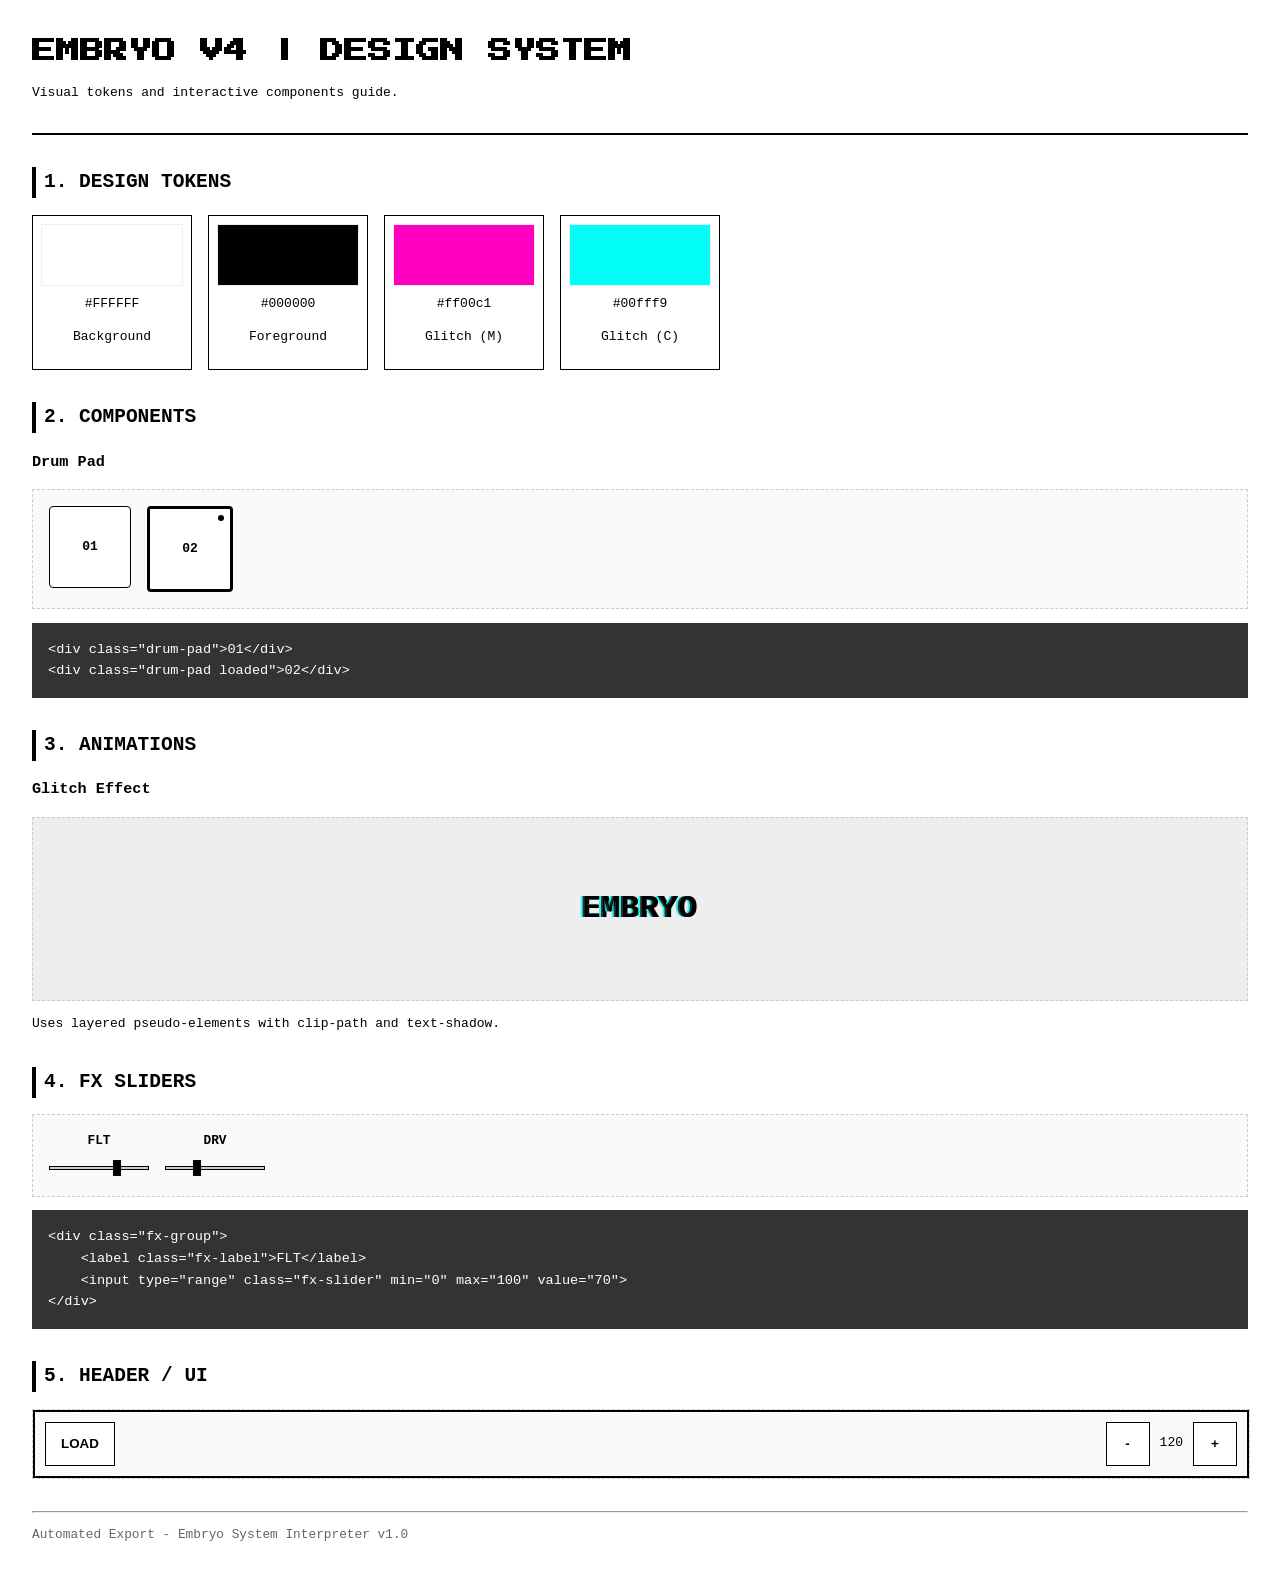
<file: design-system/index.html>
<!DOCTYPE html>
<html lang="en">

<head>
    <meta charset="UTF-8">
    <meta name="viewport" content="width=device-width, initial-scale=1.0">
    <title>Embryo v4 | Design System</title>
    <link href="https://fonts.googleapis.com/css2?family=Press+Start+2P&display=swap" rel="stylesheet">
    <style>
        :root {
            /* Colors */
            --color-bg: #ffffff;
            --color-fg: #000000;
            --color-accent-1: #ff00c1;
            /* Magenta */
            --color-accent-2: #00fff9;
            /* Cyan */
            --color-border: #000000;

            /* Typography */
            --font-main: monospace;
            --font-accent: 'Press Start 2P', cursive;

            /* Spacing */
            --space-xs: 4px;
            --space-s: 8px;
            --space-m: 16px;
            --space-l: 32px;
        }

        body {
            background: var(--color-bg);
            color: var(--color-fg);
            font-family: var(--font-main);
            margin: 0;
            padding: var(--space-l);
            line-height: 1.6;
        }

        header {
            border-bottom: 2px solid var(--color-fg);
            margin-bottom: var(--space-l);
            padding-bottom: var(--space-m);
        }

        h1 {
            font-family: var(--font-accent);
            font-size: 1.5rem;
            margin: 0;
        }

        h2 {
            border-left: 4px solid var(--color-fg);
            padding-left: var(--space-s);
            margin-top: var(--space-l);
            text-transform: uppercase;
        }

        .section {
            margin-bottom: var(--space-l);
        }

        /* Token Grid */
        .token-grid {
            display: grid;
            grid-template-columns: repeat(auto-fill, minmax(150px, 1fr));
            gap: var(--space-m);
        }

        .token-item {
            border: 1px solid var(--color-border);
            padding: var(--space-s);
            text-align: center;
        }

        .color-preview {
            height: 60px;
            margin-bottom: var(--space-s);
            border: 1px solid #eee;
        }

        /* Component Showcase */
        .showcase {
            display: flex;
            gap: var(--space-m);
            flex-wrap: wrap;
            padding: var(--space-m);
            background: #fafafa;
            border: 1px dashed #ccc;
        }

        /* Drum Pad Component */
        .drum-pad {
            width: 80px;
            height: 80px;
            background: white;
            border: 1px solid black;
            display: flex;
            justify-content: center;
            align-items: center;
            font-weight: bold;
            cursor: pointer;
            border-radius: 4px;
            transition: all 0.05s;
            user-select: none;
        }

        .drum-pad:active {
            background: black;
            color: white;
            transform: scale(0.95);
        }

        .drum-pad.loaded {
            border-width: 3px;
            position: relative;
        }

        .drum-pad.loaded::after {
            content: '';
            display: block;
            width: 6px;
            height: 6px;
            background: black;
            border-radius: 50%;
            position: absolute;
            top: 6px;
            right: 6px;
        }

        /* Glitch Animation */
        .glitch-wrapper {
            position: relative;
            display: inline-block;
            margin: var(--space-l);
        }

        .glitch-logo {
            width: 200px;
            position: relative;
            z-index: 2;
        }

        .glitch-wrapper::before,
        .glitch-wrapper::after {
            content: 'EMBRYO';
            /* Minimal text fallback for demo */
            position: absolute;
            top: 0;
            left: 0;
            width: 100%;
            height: 100%;
            background: inherit;
            opacity: 0.8;
            z-index: 1;
            font-weight: bold;
            font-size: 2rem;
        }

        .glitch-wrapper::before {
            left: 2px;
            text-shadow: -2px 0 var(--color-accent-1);
            clip-path: inset(44% 0 56% 0);
            animation: glitch-anim 5s infinite linear alternate-reverse;
        }

        .glitch-wrapper::after {
            left: -2px;
            text-shadow: -2px 0 var(--color-accent-2);
            animation: glitch-anim2 1s infinite linear alternate-reverse;
        }

        @keyframes glitch-anim {
            0% {
                clip-path: inset(80% 0 0 0);
                transform: translate(-5px, -2px);
            }

            50% {
                clip-path: inset(15% 0 80% 0);
                transform: translate(5px, -2px);
            }

            100% {
                clip-path: inset(62% 0 35% 0);
                transform: translate(-2px, -2px);
            }
        }

        @keyframes glitch-anim2 {
            0% {
                clip-path: inset(10% 0 85% 0);
                transform: translate(5px, 2px);
            }

            100% {
                clip-path: inset(15% 0 80% 0);
                transform: translate(5px, -2px);
            }
        }

        /* FX Sliders */
        .fx-panel {
            display: flex;
            justify-content: space-between;
            padding: 8px 10px;
            border-bottom: 2px solid black;
            background: white;
            gap: 10px;
        }

        .fx-group {
            display: flex;
            flex-direction: column;
            align-items: center;
            flex: 1;
        }

        .fx-label {
            font-size: 0.8rem;
            font-weight: bold;
            margin-bottom: 4px;
        }

        .fx-slider {
            -webkit-appearance: none;
            appearance: none;
            width: 100%;
            height: 20px;
            background: transparent;
            cursor: pointer;
        }

        .fx-slider:focus {
            outline: none;
        }

        .fx-slider::-webkit-slider-runnable-track {
            width: 100%;
            height: 4px;
            background: #ccc;
            border: 1px solid black;
        }

        .fx-slider::-webkit-slider-thumb {
            -webkit-appearance: none;
            appearance: none;
            height: 16px;
            width: 8px;
            background: black;
            margin-top: -7px;
        }

        pre {
            background: #333;
            color: #fff;
            padding: var(--space-m);
            overflow-x: auto;
            font-size: 0.85rem;
        }
    </style>
</head>

<body>

    <header>
        <h1>EMBRYO V4 | DESIGN SYSTEM</h1>
        <p>Visual tokens and interactive components guide.</p>
    </header>

    <div class="section">
        <h2>1. Design Tokens</h2>
        <div class="token-grid">
            <div class="token-item">
                <div class="color-preview" style="background: #ffffff;"></div>
                <code>#FFFFFF</code>
                <p>Background</p>
            </div>
            <div class="token-item">
                <div class="color-preview" style="background: #000000;"></div>
                <code>#000000</code>
                <p>Foreground</p>
            </div>
            <div class="token-item">
                <div class="color-preview" style="background: #ff00c1;"></div>
                <code>#ff00c1</code>
                <p>Glitch (M)</p>
            </div>
            <div class="token-item">
                <div class="color-preview" style="background: #00fff9;"></div>
                <code>#00fff9</code>
                <p>Glitch (C)</p>
            </div>
        </div>
    </div>

    <div class="section">
        <h2>2. Components</h2>
        <h3>Drum Pad</h3>
        <div class="showcase">
            <div class="drum-pad">01</div>
            <div class="drum-pad loaded">02</div>
        </div>
        <pre><code>&lt;div class="drum-pad"&gt;01&lt;/div&gt;
&lt;div class="drum-pad loaded"&gt;02&lt;/div&gt;</code></pre>
    </div>

    <div class="section">
        <h2>3. Animations</h2>
        <h3>Glitch Effect</h3>
        <div class="showcase" style="background: #eee; height: 150px; justify-content: center; align-items: center;">
            <div class="glitch-wrapper">
                <span style="font-size: 2rem; font-weight: bold;">EMBRYO</span>
            </div>
        </div>
        <p>Uses layered pseudo-elements with <code>clip-path</code> and <code>text-shadow</code>.</p>
    </div>

    <div class="section">
        <h2>4. FX Sliders</h2>
        <div class="showcase">
            <div class="fx-group" style="max-width: 100px;">
                <label class="fx-label">FLT</label>
                <input type="range" class="fx-slider" min="0" max="100" value="70">
            </div>
            <div class="fx-group" style="max-width: 100px;">
                <label class="fx-label">DRV</label>
                <input type="range" class="fx-slider" min="0" max="100" value="30">
            </div>
        </div>
        <pre><code>&lt;div class="fx-group"&gt;
    &lt;label class="fx-label"&gt;FLT&lt;/label&gt;
    &lt;input type="range" class="fx-slider" min="0" max="100" value="70"&gt;
&lt;/div&gt;</code></pre>
    </div>

    <div class="section">
        <h2>5. Header / UI</h2>
        <div class="showcase" style="width: 100%; padding: 0;">
            <div
                style="border: 2px solid black; width: 100%; display: flex; justify-content: space-between; align-items: center; padding: 10px;">
                <button
                    style="background: white; border: 1px solid black; height: 44px; padding: 0 15px; font-weight: bold;">LOAD</button>
                <div style="display: flex; gap: 10px; align-items: center;">
                    <button
                        style="width: 44px; height: 44px; border: 1px solid black; background: white; font-weight: bold;">-</button>
                    <span font-weight: bold;>120</span>
                    <button
                        style="width: 44px; height: 44px; border: 1px solid black; background: white; font-weight: bold;">+</button>
                </div>
            </div>
        </div>
    </div>

    <footer>
        <hr>
        <p style="font-size: 0.8rem; opacity: 0.6;">Automated Export - Embryo System Interpreter v1.0</p>
    </footer>

</body>

</html>
</file>
